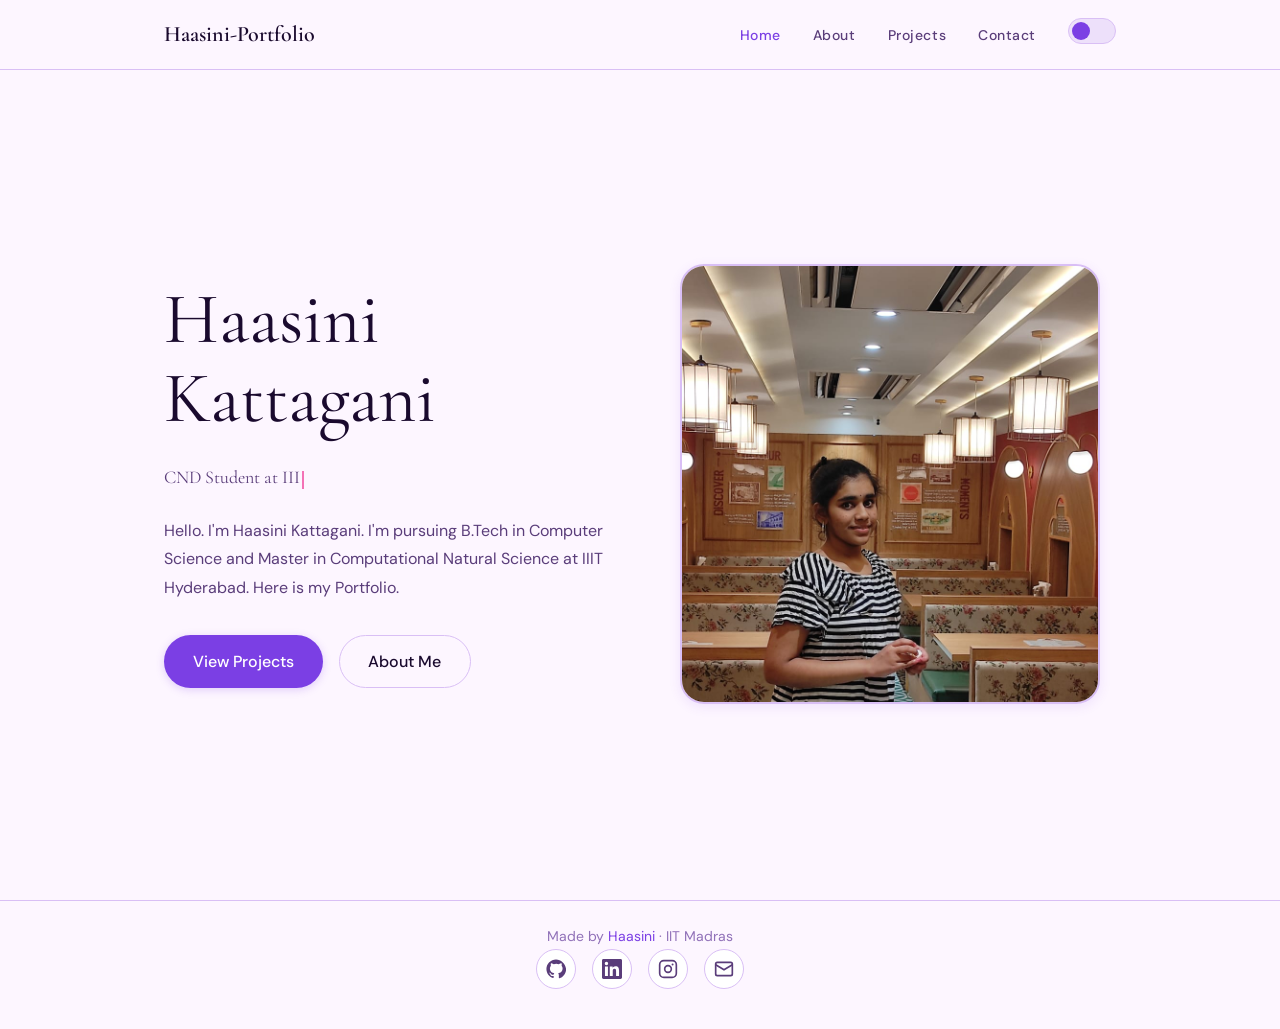
<file: index.html>
<!DOCTYPE html>
<html lang="en" data-theme="light">
<head>
  <meta charset="UTF-8" />
  <meta name="viewport" content="width=device-width, initial-scale=1.0" />
  <meta name="description" content="Personal portfolio of Haasini Kattagani — CND student at IIIT Hyderabad." />
  <title>Haasini Kattagani — Portfolio</title>
  <link rel="stylesheet" href="css/style.css" />
  <style>
    .hero {
      min-height: calc(100vh - 68px);
      align-items: center;
      padding-top: var(--space-16);
      padding-bottom: var(--space-16);
    }

    .hero-name {
      font-size: clamp(2.6rem, 6vw, 4.5rem);
      font-weight: 400;
      color: var(--color-text-primary);
      margin-bottom: var(--space-6);
    }

    .hero-avatar {
      width: 420px;
      height: 440px;
      border-radius: 24px;
      object-fit: cover;
      object-position: top;
      border: 2px solid var(--color-border);
      box-shadow: var(--shadow-md);
    }

    .hero-typed-wrap {
      margin-bottom: var(--space-6);
      font-size: var(--text-lg);
      min-height: 1.8rem;
    }

    .btn {
      padding: 0.75rem 1.8rem;
      font-size: var(--text-base);
    }

    .home-footer-note {
      text-align: center;
      padding: var(--space-6);
      color: var(--color-text-muted);
      font-size: var(--text-sm);
      border-top: 1px solid var(--color-border);
    }

    .home-footer-note a { color: var(--color-accent); }

    [data-theme="dark"] .hero-avatar {
      box-shadow: 0 0 0 3px var(--color-accent-soft), var(--shadow-md);
    }
  </style>
</head>
<body>

  <nav role="navigation" aria-label="Main navigation">
    <div class="nav-inner">
      <a href="index.html" class="nav-logo" aria-label="Home">Haasini-Portfolio</a>
      <ul id="nav-links" class="nav-links" role="list">
        <li><a href="index.html">Home</a></li>
        <li><a href="about.html">About</a></li>
        <li><a href="projects.html">Projects</a></li>
        <li><a href="contact.html">Contact</a></li>
        <li>
          <button class="theme-toggle" id="theme-toggle" aria-label="Toggle dark mode"></button>
        </li>
      </ul>
      <button class="nav-hamburger" id="nav-hamburger" aria-expanded="false" aria-controls="nav-links" aria-label="Open menu">
        <span></span><span></span><span></span>
      </button>
    </div>
  </nav>

  <main>
    <section class="hero" aria-labelledby="hero-name">

      <div class="hero-text">
        <h1 class="hero-name" id="hero-name">Haasini Kattagani</h1>
        <div class="hero-typed-wrap" aria-live="polite">
          <span id="typed-el"></span><span class="typed-cursor" aria-hidden="true"></span>
        </div>
        <p class="hero-desc">
          Hello. I'm Haasini Kattagani. I'm pursuing B.Tech in Computer Science
          and Master in Computational Natural Science at IIIT Hyderabad.
          Here is my Portfolio.
        </p>
        <div class="hero-cta">
          <a href="projects.html" class="btn btn-primary">View Projects</a>
          <a href="about.html" class="btn btn-outline">About Me</a>
        </div>
      </div>

      <div class="hero-image-wrap">
        <img
          src="IMG-20220605-WA0000.jpg"
          alt="Haasini Kattagani"
          class="hero-avatar"
        />
      </div>

    </section>
  </main>

 <footer>
    <p>Made by <a href="about.html">Haasini</a> · IIT Madras </p>
    <ul class="social-links" role="list">
  <li><a href="https://github.com/haasinikattagani" target="_blank" rel="noopener noreferrer" aria-label="GitHub">
    <svg width="20" height="20" viewBox="0 0 24 24" fill="currentColor" aria-hidden="true"><path d="M12 .5C5.7.5.5 5.7.5 12c0 5.1 3.3 9.4 7.9 10.9.6.1.8-.2.8-.6v-2c-3.2.7-3.9-1.5-3.9-1.5-.5-1.3-1.3-1.7-1.3-1.7-1.1-.7.1-.7.1-.7 1.2.1 1.8 1.2 1.8 1.2 1 1.8 2.7 1.3 3.4 1 .1-.8.4-1.3.7-1.6-2.6-.3-5.3-1.3-5.3-5.8 0-1.3.5-2.3 1.2-3.1-.1-.3-.5-1.5.1-3.1 0 0 1-.3 3.3 1.2a11.4 11.4 0 016 0c2.3-1.5 3.3-1.2 3.3-1.2.6 1.6.2 2.8.1 3.1.8.8 1.2 1.8 1.2 3.1 0 4.5-2.7 5.5-5.3 5.8.4.4.8 1.1.8 2.2v3.3c0 .4.2.7.8.6 4.6-1.5 7.9-5.8 7.9-10.9C23.5 5.7 18.3.5 12 .5z"/></svg>
  </a></li>
  <li><a href="https://www.linkedin.com/in/haasini-kattagani/" target="_blank" rel="noopener noreferrer" aria-label="LinkedIn">
    <svg width="20" height="20" viewBox="0 0 24 24" fill="currentColor" aria-hidden="true"><path d="M20.45 20.45h-3.56v-5.57c0-1.33-.03-3.04-1.85-3.04-1.85 0-2.14 1.45-2.14 2.94v5.67H9.35V9h3.41v1.56h.05c.48-.9 1.64-1.85 3.37-1.85 3.6 0 4.27 2.37 4.27 5.46v6.28zM5.34 7.43a2.06 2.06 0 110-4.13 2.06 2.06 0 010 4.13zM7.12 20.45H3.55V9h3.57v11.45zM22.22 0H1.77C.79 0 0 .77 0 1.72v20.56C0 23.23.79 24 1.77 24h20.45c.98 0 1.78-.77 1.78-1.72V1.72C24 .77 23.2 0 22.22 0z"/></svg>
  </a></li>
  <li><a href="https://www.instagram.com/k.haasini_13/" target="_blank" rel="noopener noreferrer" aria-label="Instagram">
    <svg width="20" height="20" viewBox="0 0 24 24" fill="none" stroke="currentColor" stroke-width="2" aria-hidden="true"><rect x="2" y="2" width="20" height="20" rx="5"/><circle cx="12" cy="12" r="4"/><circle cx="17.5" cy="6.5" r="1.2" fill="currentColor" stroke="none"/></svg>
  </a></li>
  <li><a href="lalithahaasini@gmail.com" aria-label="Email">
    <svg width="20" height="20" viewBox="0 0 24 24" fill="none" stroke="currentColor" stroke-width="2" aria-hidden="true"><rect x="2" y="4" width="20" height="16" rx="2"/><path d="M2 7l10 6 10-6"/></svg>
  </a></li>
</ul>
  </footer>

  <script src="js/nav.js"></script>
  <script src="js/typed.js"></script>
  <script src="js/about.js"></script>
  <script>
    initTheme();
    initNav();
    initScrollReveal();

    const typedEl = document.getElementById('typed-el');
    if (typedEl) {
      const typer = new TypedText(typedEl, {
        strings: ['CND Student at IIIT-H', 'UG1' , 'welcome to my personal website'],
        typingSpeed: 75,
        eraseSpeed: 45,
        pauseDuration: 2000
      });
      typer.start();
    }
  </script>
</body>
</html>
</file>
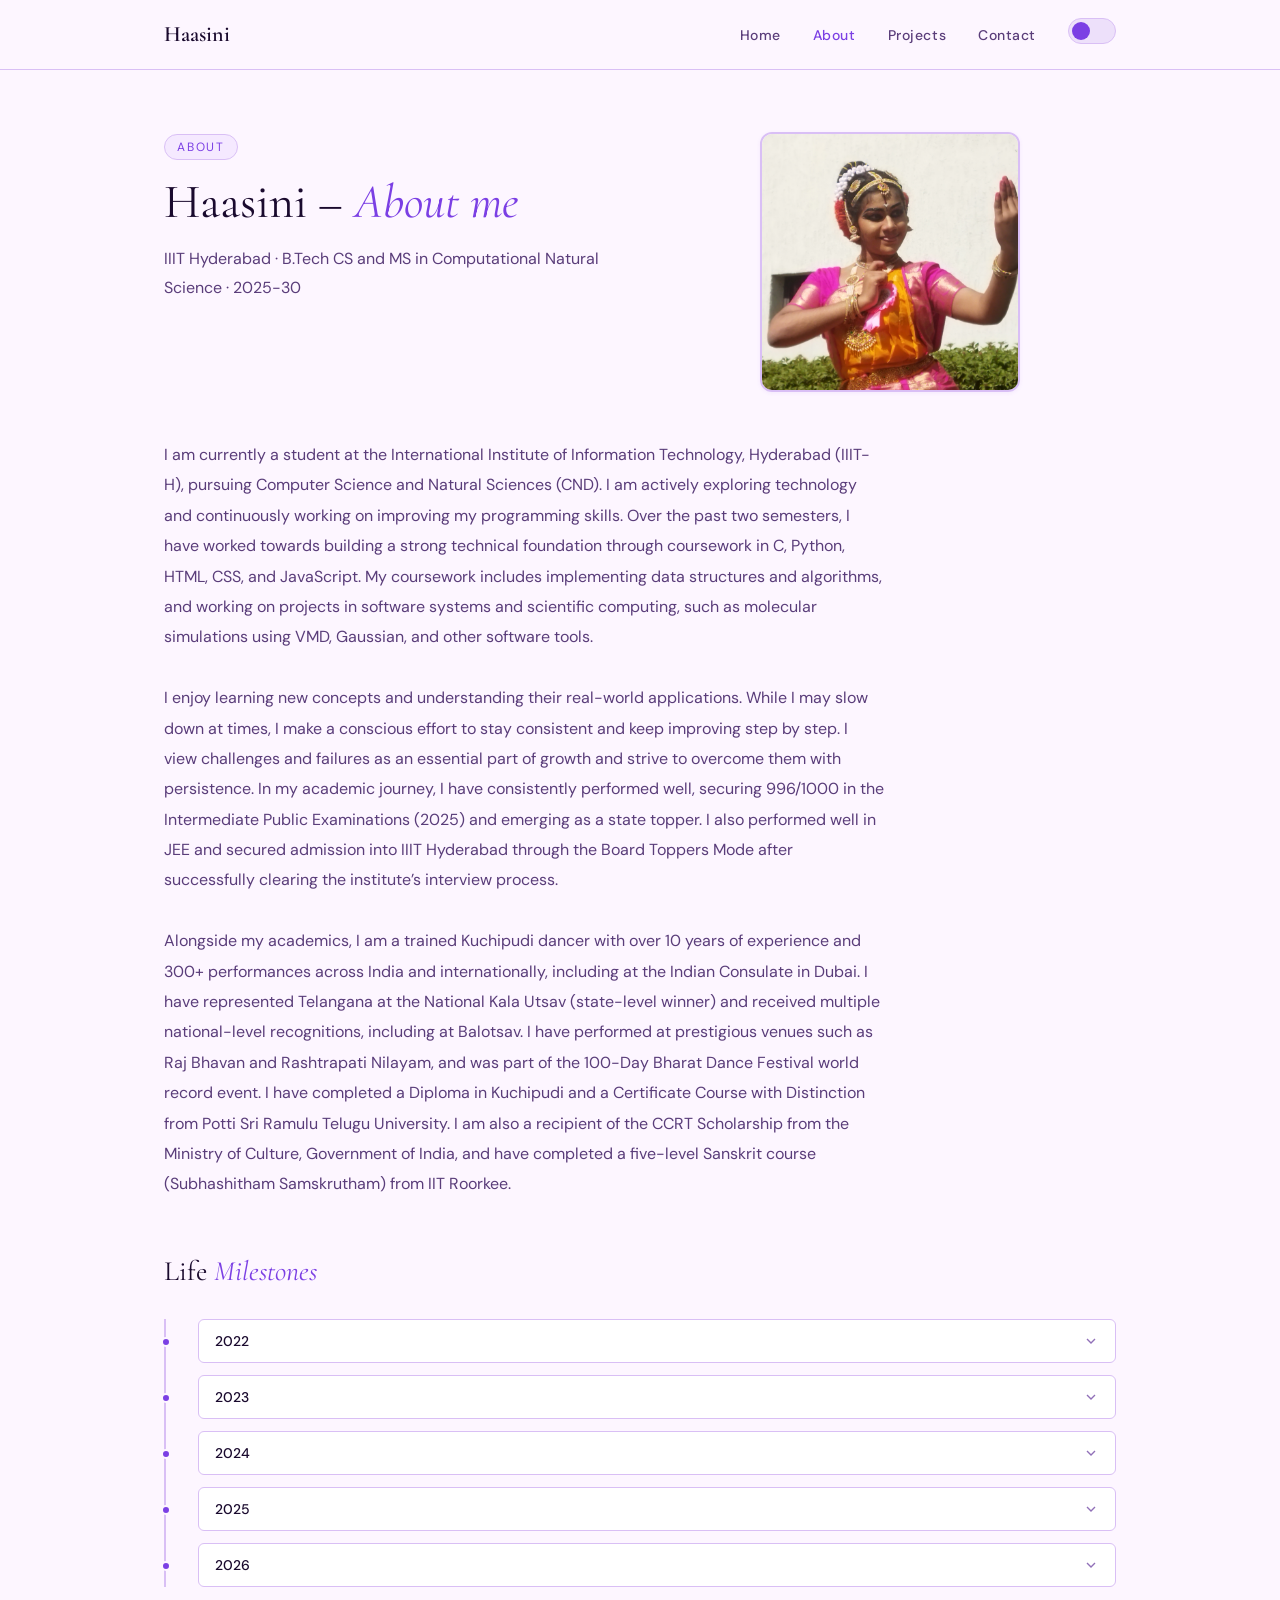
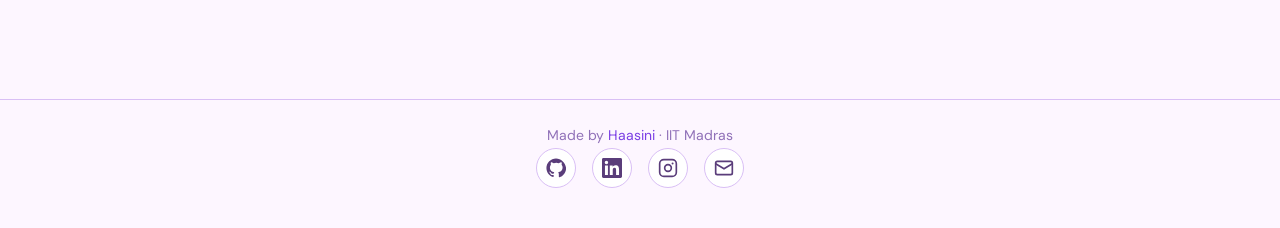
<file: about.html>
<!DOCTYPE html>
<html lang="en" data-theme="light">
<head>
  <meta charset="UTF-8" />
  <meta name="viewport" content="width=device-width, initial-scale=1.0" />
  <meta name="description" content="About Haasini — CS student, background, and life journey." />
  <title>About — Haasini</title>
  <link rel="stylesheet" href="css/style.css" />
</head>
<body>

  <nav role="navigation" aria-label="Main navigation">
    <div class="nav-inner">
      <a href="index.html" class="nav-logo" aria-label="Home">Haasini</a>
      <ul id="nav-links" class="nav-links" role="list">
        <li><a href="index.html">Home</a></li>
        <li><a href="about.html">About</a></li>
        <li><a href="projects.html">Projects</a></li>
        <li><a href="contact.html">Contact</a></li>
        <li>
          <button class="theme-toggle" id="theme-toggle" aria-label="Toggle dark mode"></button>
        </li>
      </ul>
      <button class="nav-hamburger" id="nav-hamburger" aria-expanded="false" aria-controls="nav-links" aria-label="Open menu">
        <span></span><span></span><span></span>
      </button>
    </div>
  </nav>

  <main>

    <section class="page-hero" aria-labelledby="about-title">
      <div class="page-hero-text">
        <span class="page-tag">About</span>
        <h1 class="page-title" id="about-title">Haasini – <em>About me</em></h1>
        <p style="color: var(--color-text-secondary); font-size: var(--text-base); line-height: 1.8;">
          IIIT Hyderabad · B.Tech CS and MS in Computational Natural Science · 2025-30
        </p>
      </div>
      <div class="about-pfp-wrap">
        <img src="IMG_20221206_122355.jpg" alt="Haasini performing Kuchipudi" class="about-pfp" />
      </div>
    </section>

    <div class="about-body">


      <article class="about-statement reveal" aria-label="Personal statement">
        <p>
          I am currently a student at the International Institute of 
          Information Technology, Hyderabad (IIIT-H), pursuing Computer
           Science and Natural Sciences (CND). I am actively exploring technology and 
           continuously working on improving my programming skills. Over the past two 
           semesters, I have worked towards building a strong technical foundation through
            coursework in C, Python, HTML, CSS, and JavaScript. My coursework includes
             implementing data structures and algorithms, and working on projects in software 
             systems and scientific computing, such as molecular simulations
              using VMD, Gaussian, and other software tools.
        </p>
        <br>
        <p>
I enjoy learning new concepts and understanding
 their real-world applications. While I may slow down at times, I make a conscious 
 effort to stay consistent and keep improving step by step. I view challenges and 
 failures as an essential part of growth and strive to overcome them with persistence.

In my academic journey, I have consistently performed well, securing 996/1000 in
 the Intermediate Public Examinations (2025) and emerging as a state topper. I also
  performed well in JEE and secured admission into IIIT Hyderabad through the Board 
  Toppers Mode after successfully clearing the institute’s interview process.
        </p>
        <br>
        <p>
          Alongside my academics, I am a trained Kuchipudi dancer with over 10 years
           of experience and 300+ performances across India and internationally, including
            at the Indian Consulate in Dubai. I have represented Telangana at the National
             Kala Utsav (state-level winner) and received multiple national-level recognitions,
              including at Balotsav. I have performed at prestigious venues such as Raj Bhavan
               and Rashtrapati Nilayam, and was part of the 100-Day Bharat Dance Festival world 
               record event. I have completed a Diploma in Kuchipudi and a Certificate Course 
               with Distinction from Potti Sri Ramulu Telugu University. I am also a recipient
                of the CCRT Scholarship from the Ministry of Culture, Government of India, and 
                have completed a five-level Sanskrit course (Subhashitham Samskrutham) from IIT Roorkee.
        </p>
      </article>

    
      <section class="timeline-section reveal" aria-labelledby="timeline-title">
        <h2 id="timeline-title">Life <em style="font-style:italic; color:var(--color-accent)">Milestones</em></h2>
        


        <ul class="timeline-list" role="list">

          <li class="timeline-item" aria-expanded="false">
            <button data-timeline="1" aria-controls="tl-body-1">
              
              <span>2022</span>
              <svg class="timeline-chevron" width="16" height="16" viewBox="0 0 24 24" fill="none" stroke="currentColor" stroke-width="2" aria-hidden="true"><path d="M6 9l6 6 6-6"/></svg>
            </button>
            <div class="timeline-body" id="tl-body-1" role="region" aria-label="Born in Hyderabad details">
              <div class="timeline-body-inner">
              Selected for CCRT scholorship from Ministry of Culture,GOI.
              Also, Honoured by Cabinet Minister Kishan Reddy for winning state first prize in Essay writing competition.
              </div>
            </div>
          </li>

          <li class="timeline-item" aria-expanded="false">
            <button data-timeline="2" aria-controls="tl-body-2">

              <span>2023</span>
              <svg class="timeline-chevron" width="16" height="16" viewBox="0 0 24 24" fill="none" stroke="currentColor" stroke-width="2" aria-hidden="true"><path d="M6 9l6 6 6-6"/></svg>
            </button>
            <div class="timeline-body" id="tl-body-2" role="region" aria-label="First line of code details">
              <div class="timeline-body-inner">
Performed at Indian Consulate oF Dubai.
                Completed my 10th grade with 10 CGPA.And also finished Certificate course in Kuchipudi with Distinction
              </div>
            </div>
          </li>

          <li class="timeline-item" aria-expanded="false">
            <button data-timeline="3" aria-controls="tl-body-3">

              <span>2024</span>
              <svg class="timeline-chevron" width="16" height="16" viewBox="0 0 24 24" fill="none" stroke="currentColor" stroke-width="2" aria-hidden="true"><path d="M6 9l6 6 6-6"/></svg>
            </button>
            <div class="timeline-body" id="tl-body-3" role="region" aria-label="Olympiad details">
              <div class="timeline-body-inner">
                Started preperation for competitive examinations like JEE during my Intermediate first year.
                Performed in various states including Kerala,New Delhi,Andhra Pradesh,
                 Maharastra in prestigious events like National Level Kalautsav-2024, Thrissur Dance festival etc.           </div>
            </div>
          </li>

          <li class="timeline-item" aria-expanded="false">
            <button data-timeline="4" aria-controls="tl-body-4">
              <span>2025</span>
              <svg class="timeline-chevron" width="16" height="16" viewBox="0 0 24 24" fill="none" stroke="currentColor" stroke-width="2" aria-hidden="true"><path d="M6 9l6 6 6-6"/></svg>
            </button>
            <div class="timeline-body" id="tl-body-4" role="region" aria-label="IIIT Hyderabad details">
              <div class="timeline-body-inner">
Achieved state topper distinction in Intermediate Public Examinations (2025) with a score of 996/1000.
Secured admission into IIIT Hyderabad (CND) through the Board Toppers Mode after successfully clearing the institute’s interview process.
I started my journey in computer science and coding with curiosity and determination.
              </div>
            </div>
          </li>

          <li class="timeline-item" aria-expanded="false">
            <button data-timeline="5" aria-controls="tl-body-5">

              <span>2026</span>
              <svg class="timeline-chevron" width="16" height="16" viewBox="0 0 24 24" fill="none" stroke="currentColor" stroke-width="2" aria-hidden="true"><path d="M6 9l6 6 6-6"/></svg>
            </button>
            <div class="timeline-body" id="tl-body-5" role="region" aria-label="Open source contribution details">
              <div class="timeline-body-inner">
                Although I initially faced challenges in learning programming languages,
                 I gradually overcame them through persistent effort. Over time, I developed
                 \ a genuine interest in coding and began exploring small projects and 
                 practicing data structures and algorithms to strengthen my skills.
              </div>
            </div>
          </li>

        </ul>
      </section>

    </div>
  </main>

  <footer>
    <p>Made by <a href="about.html">Haasini</a> · IIT Madras </p>
    <ul class="social-links" role="list">
  <li><a href="https://github.com/haasinikattagani" target="_blank" rel="noopener noreferrer" aria-label="GitHub">
    <svg width="20" height="20" viewBox="0 0 24 24" fill="currentColor" aria-hidden="true"><path d="M12 .5C5.7.5.5 5.7.5 12c0 5.1 3.3 9.4 7.9 10.9.6.1.8-.2.8-.6v-2c-3.2.7-3.9-1.5-3.9-1.5-.5-1.3-1.3-1.7-1.3-1.7-1.1-.7.1-.7.1-.7 1.2.1 1.8 1.2 1.8 1.2 1 1.8 2.7 1.3 3.4 1 .1-.8.4-1.3.7-1.6-2.6-.3-5.3-1.3-5.3-5.8 0-1.3.5-2.3 1.2-3.1-.1-.3-.5-1.5.1-3.1 0 0 1-.3 3.3 1.2a11.4 11.4 0 016 0c2.3-1.5 3.3-1.2 3.3-1.2.6 1.6.2 2.8.1 3.1.8.8 1.2 1.8 1.2 3.1 0 4.5-2.7 5.5-5.3 5.8.4.4.8 1.1.8 2.2v3.3c0 .4.2.7.8.6 4.6-1.5 7.9-5.8 7.9-10.9C23.5 5.7 18.3.5 12 .5z"/></svg>
  </a></li>
  <li><a href="https://www.linkedin.com/in/haasini-kattagani/" target="_blank" rel="noopener noreferrer" aria-label="LinkedIn">
    <svg width="20" height="20" viewBox="0 0 24 24" fill="currentColor" aria-hidden="true"><path d="M20.45 20.45h-3.56v-5.57c0-1.33-.03-3.04-1.85-3.04-1.85 0-2.14 1.45-2.14 2.94v5.67H9.35V9h3.41v1.56h.05c.48-.9 1.64-1.85 3.37-1.85 3.6 0 4.27 2.37 4.27 5.46v6.28zM5.34 7.43a2.06 2.06 0 110-4.13 2.06 2.06 0 010 4.13zM7.12 20.45H3.55V9h3.57v11.45zM22.22 0H1.77C.79 0 0 .77 0 1.72v20.56C0 23.23.79 24 1.77 24h20.45c.98 0 1.78-.77 1.78-1.72V1.72C24 .77 23.2 0 22.22 0z"/></svg>
  </a></li>
  <li><a href="https://www.instagram.com/k.haasini_13/" target="_blank" rel="noopener noreferrer" aria-label="Instagram">
    <svg width="20" height="20" viewBox="0 0 24 24" fill="none" stroke="currentColor" stroke-width="2" aria-hidden="true"><rect x="2" y="2" width="20" height="20" rx="5"/><circle cx="12" cy="12" r="4"/><circle cx="17.5" cy="6.5" r="1.2" fill="currentColor" stroke="none"/></svg>
  </a></li>
  <li><a href="lalithahaasini@gmail.com" aria-label="Email">
    <svg width="20" height="20" viewBox="0 0 24 24" fill="none" stroke="currentColor" stroke-width="2" aria-hidden="true"><rect x="2" y="4" width="20" height="16" rx="2"/><path d="M2 7l10 6 10-6"/></svg>
  </a></li>
</ul>
  </footer>

  <script src="js/nav.js"></script>
  <script src="js/about.js"></script>
  <script>
    initTheme();
    initNav();
    initTimeline();
    initScrollReveal();
  </script>
</body>
</html>
</file>
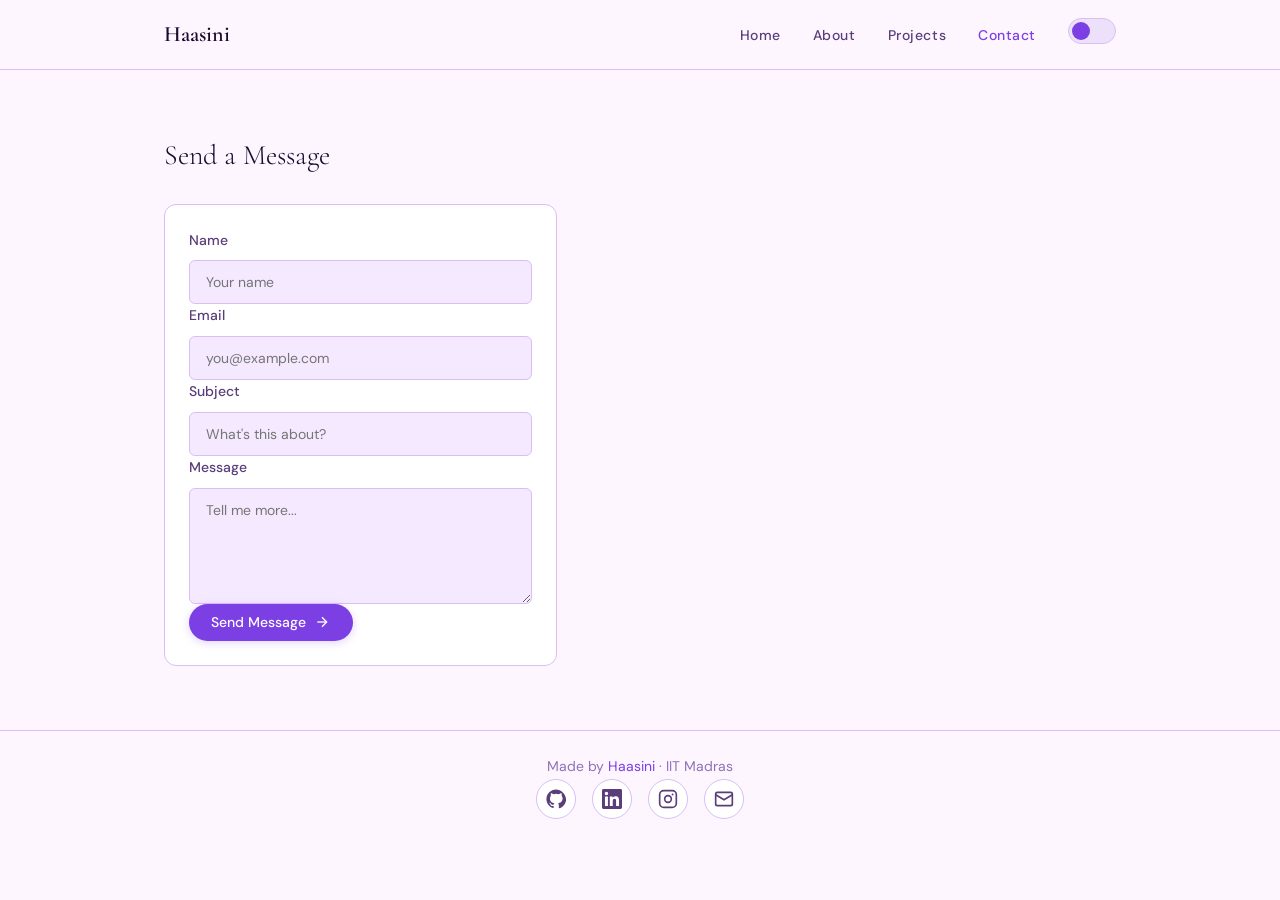
<file: contact.html>
<!DOCTYPE html>
<html lang="en" data-theme="light">
<head>
  <meta charset="UTF-8" />
  <meta name="viewport" content="width=device-width, initial-scale=1.0" />
  <meta name="description" content="Get in touch with Haasini." />
  <title>Contact — Haasini </title>
  <link rel="stylesheet" href="css/style.css" />
</head>
<body>

  
  <nav role="navigation" aria-label="Main navigation">
    <div class="nav-inner">
      <a href="index.html" class="nav-logo" aria-label="Home">Haasini</a>
      <ul id="nav-links" class="nav-links" role="list">
        <li><a href="index.html">Home</a></li>
        <li><a href="about.html">About</a></li>
        <li><a href="projects.html">Projects</a></li>
        <li><a href="contact.html">Contact</a></li>
        <li>
          <button class="theme-toggle" id="theme-toggle" aria-label="Toggle dark mode"></button>
        </li>
      </ul>
      <button class="nav-hamburger" id="nav-hamburger" aria-expanded="false" aria-controls="nav-links" aria-label="Open menu">
        <span></span><span></span><span></span>
      </button>
    </div>
  </nav>

  <main>
    <div class="contact-wrap">

      


      <div class="contact-form-wrap" aria-labelledby="form-title">
        <h2 id="form-title" style="font-family:var(--font-display); font-size:var(--text-2xl); font-weight:300; color:var(--color-text-primary); margin-bottom:var(--space-6)">Send a Message</h2>

        <div class="contact-form" role="form" aria-label="Contact form">


          <form id="contact-form" novalidate aria-describedby="form-title">

            <div class="form-group">
              <label for="f-name">Name</label>
              <input type="text" id="f-name" name="name" autocomplete="name" placeholder="Your name" required aria-required="true" aria-describedby="e-name" />
              <span class="form-error" id="e-name" role="alert">Please enter at least 2 characters.</span>
            </div>

            <div class="form-group">
              <label for="f-email">Email</label>
              <input type="email" id="f-email" name="email" autocomplete="email" placeholder="you@example.com" required aria-required="true" aria-describedby="e-email" />
              <span class="form-error" id="e-email" role="alert">Please enter a valid email address.</span>
            </div>

            <div class="form-group">
              <label for="f-subject">Subject</label>
              <input type="text" id="f-subject" name="subject" placeholder="What's this about?" required aria-required="true" aria-describedby="e-subject" />
              <span class="form-error" id="e-subject" role="alert">Please enter at least 3 characters.</span>
            </div>

            <div class="form-group">
              <label for="f-message">Message</label>
              <textarea id="f-message" name="message" rows="5" placeholder="Tell me more..." required aria-required="true" aria-describedby="e-message"></textarea>
              <span class="form-error" id="e-message" role="alert">Please enter at least 10 characters.</span>
            </div>

            <button type="submit" class="btn btn-primary" style="align-self:flex-start">
              Send Message
              <svg width="16" height="16" viewBox="0 0 24 24" fill="none" stroke="currentColor" stroke-width="2" aria-hidden="true"><line x1="5" y1="12" x2="19" y2="12"/><polyline points="12 5 19 12 12 19"/></svg>
            </button>
          </form>

          <div class="form-success" id="form-success">
            <svg width="40" height="40" viewBox="0 0 24 24" fill="none" stroke="currentColor" stroke-width="2" aria-hidden="true"><path d="M20 6L9 17l-5-5"/></svg>
            <h3>Message sent!</h3>
            <p>Thanks for reaching out — I'll get back to you soon.</p>
          </div>
        </div>
      </div>

    </div>
  </main>

 <footer>
    <p>Made by <a href="about.html">Haasini</a> · IIT Madras </p>
    <ul class="social-links" role="list">
  <li><a href="https://github.com/haasinikattagani" target="_blank" rel="noopener noreferrer" aria-label="GitHub">
    <svg width="20" height="20" viewBox="0 0 24 24" fill="currentColor" aria-hidden="true"><path d="M12 .5C5.7.5.5 5.7.5 12c0 5.1 3.3 9.4 7.9 10.9.6.1.8-.2.8-.6v-2c-3.2.7-3.9-1.5-3.9-1.5-.5-1.3-1.3-1.7-1.3-1.7-1.1-.7.1-.7.1-.7 1.2.1 1.8 1.2 1.8 1.2 1 1.8 2.7 1.3 3.4 1 .1-.8.4-1.3.7-1.6-2.6-.3-5.3-1.3-5.3-5.8 0-1.3.5-2.3 1.2-3.1-.1-.3-.5-1.5.1-3.1 0 0 1-.3 3.3 1.2a11.4 11.4 0 016 0c2.3-1.5 3.3-1.2 3.3-1.2.6 1.6.2 2.8.1 3.1.8.8 1.2 1.8 1.2 3.1 0 4.5-2.7 5.5-5.3 5.8.4.4.8 1.1.8 2.2v3.3c0 .4.2.7.8.6 4.6-1.5 7.9-5.8 7.9-10.9C23.5 5.7 18.3.5 12 .5z"/></svg>
  </a></li>
  <li><a href="https://www.linkedin.com/in/haasini-kattagani/" target="_blank" rel="noopener noreferrer" aria-label="LinkedIn">
    <svg width="20" height="20" viewBox="0 0 24 24" fill="currentColor" aria-hidden="true"><path d="M20.45 20.45h-3.56v-5.57c0-1.33-.03-3.04-1.85-3.04-1.85 0-2.14 1.45-2.14 2.94v5.67H9.35V9h3.41v1.56h.05c.48-.9 1.64-1.85 3.37-1.85 3.6 0 4.27 2.37 4.27 5.46v6.28zM5.34 7.43a2.06 2.06 0 110-4.13 2.06 2.06 0 010 4.13zM7.12 20.45H3.55V9h3.57v11.45zM22.22 0H1.77C.79 0 0 .77 0 1.72v20.56C0 23.23.79 24 1.77 24h20.45c.98 0 1.78-.77 1.78-1.72V1.72C24 .77 23.2 0 22.22 0z"/></svg>
  </a></li>
  <li><a href="https://www.instagram.com/k.haasini_13/" target="_blank" rel="noopener noreferrer" aria-label="Instagram">
    <svg width="20" height="20" viewBox="0 0 24 24" fill="none" stroke="currentColor" stroke-width="2" aria-hidden="true"><rect x="2" y="2" width="20" height="20" rx="5"/><circle cx="12" cy="12" r="4"/><circle cx="17.5" cy="6.5" r="1.2" fill="currentColor" stroke="none"/></svg>
  </a></li>
  <li><a href="lalithahaasini@gmail.com" aria-label="Email">
    <svg width="20" height="20" viewBox="0 0 24 24" fill="none" stroke="currentColor" stroke-width="2" aria-hidden="true"><rect x="2" y="4" width="20" height="16" rx="2"/><path d="M2 7l10 6 10-6"/></svg>
  </a></li>
</ul>
  </footer>

  <script src="js/nav.js"></script>
  <script src="js/contact.js"></script>
  <script>
    initTheme();
    initNav();
    initContact();
  </script>
</body>
</html>
</file>
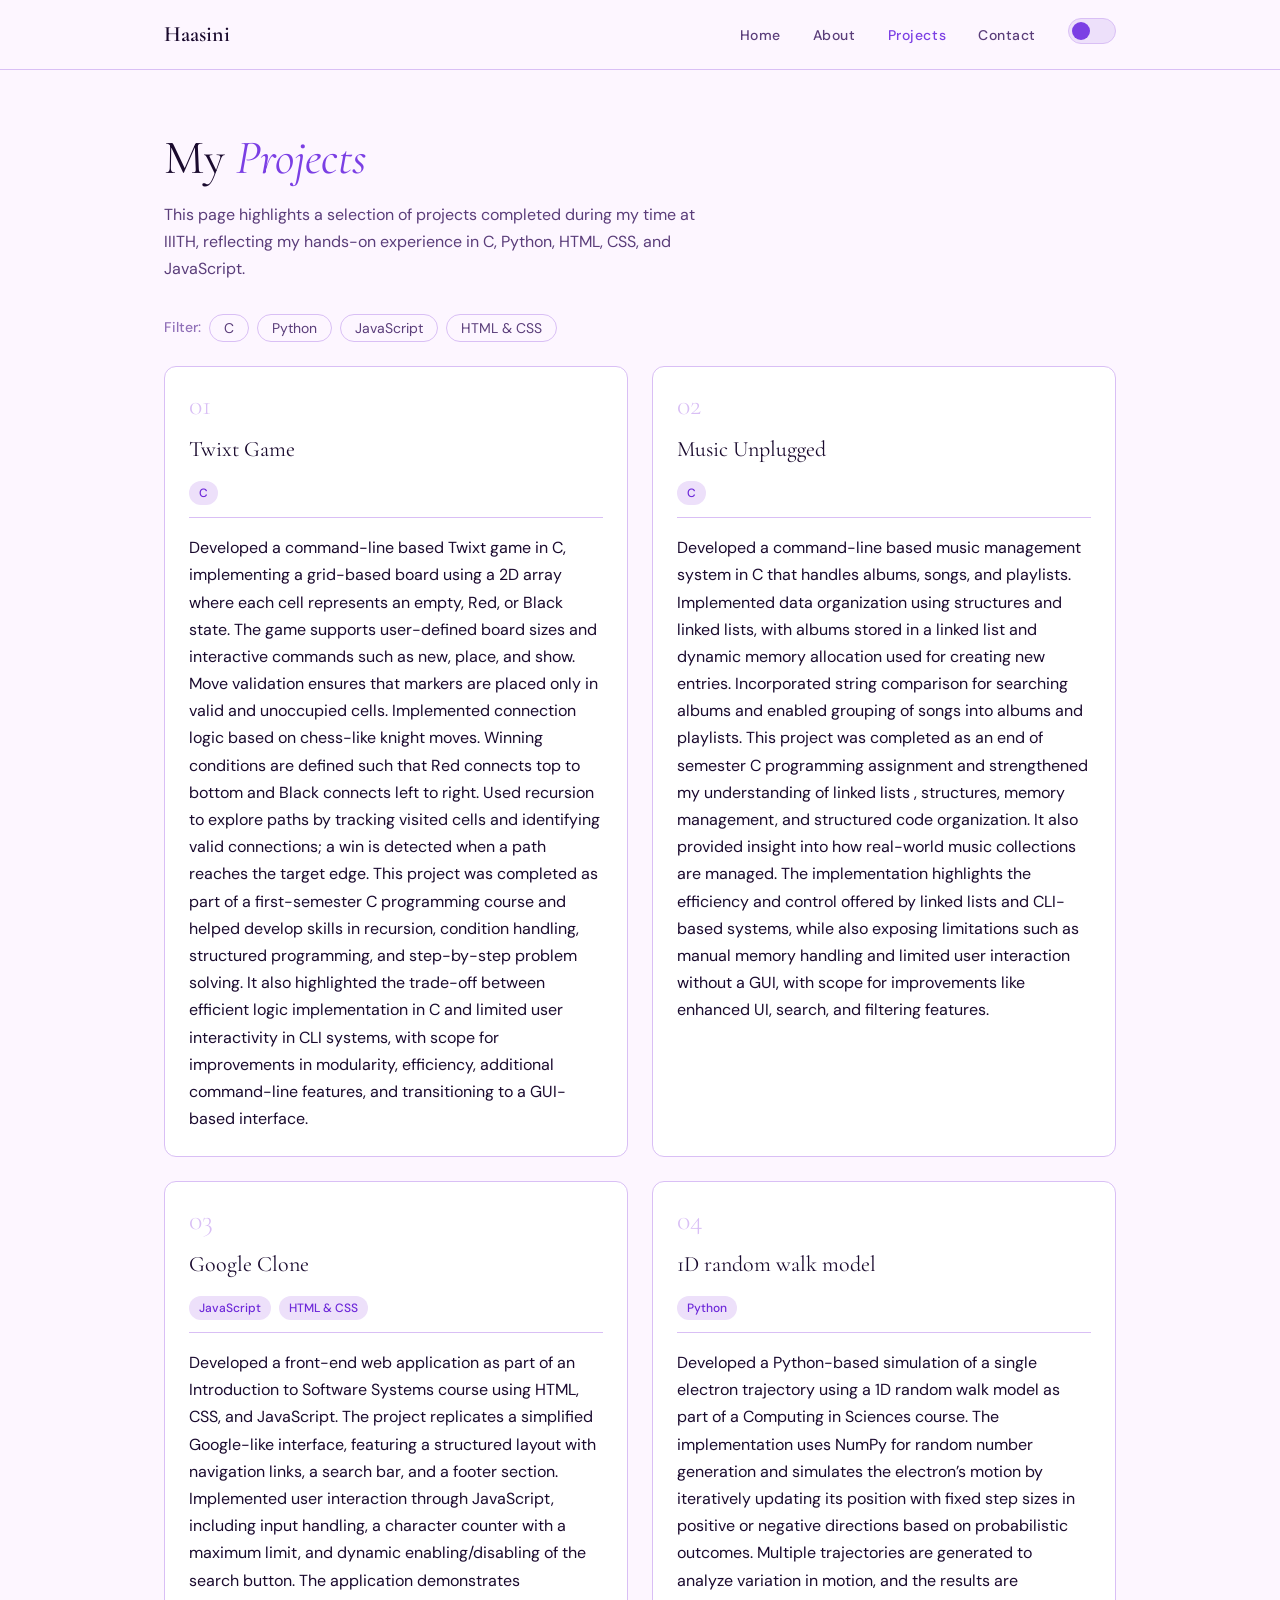
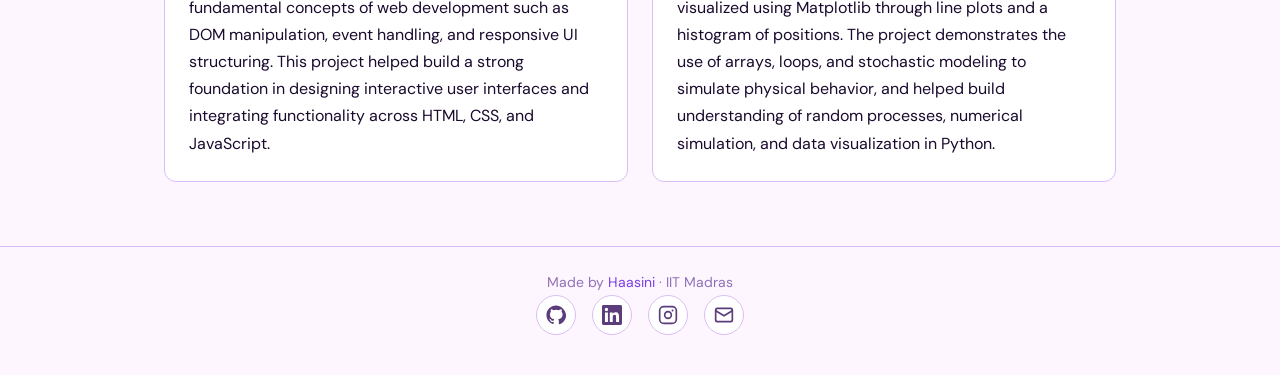
<file: projects.html>
<!DOCTYPE html>
<html lang="en" data-theme="light">
<head>
  <meta charset="UTF-8" />
  <meta name="viewport" content="width=device-width, initial-scale=1.0" />
  <meta name="description" content="Projects by Haasini" />
  <title>Projects — Haasini</title>
  <link rel="stylesheet" href="css/style.css" />
</head>
<body>

  
  <nav role="navigation" aria-label="Main navigation">
    <div class="nav-inner">
      <a href="index.html" class="nav-logo" aria-label="Home">Haasini</a>
      <ul id="nav-links" class="nav-links" role="list">
        <li><a href="index.html">Home</a></li>
        <li><a href="about.html">About</a></li>
        <li><a href="projects.html">Projects</a></li>
        <li><a href="contact.html">Contact</a></li>
        <li>
          <button class="theme-toggle" id="theme-toggle" aria-label="Toggle dark mode"></button>
        </li>
      </ul>
      <button class="nav-hamburger" id="nav-hamburger" aria-expanded="false" aria-controls="nav-links" aria-label="Open menu">
        <span></span><span></span><span></span>
      </button>
    </div>
  </nav>

  <main>

    <header class="projects-hero" aria-labelledby="projects-title">
     
      <h1 class="page-title" id="projects-title">My <em>Projects</em></h1>
      <p style="color:var(--color-text-secondary); max-width:560px; margin-top:var(--space-4)">
This page highlights a selection of projects completed during my time at IIITH, reflecting 
my hands-on experience in C, Python, HTML, CSS, and JavaScript.
      </p>
    </header>

   <div class="filter-bar" role="group" aria-label="Filter projects by technology">
      <span class="filter-label" id="filter-label">Filter:</span>
      <button class="filter-btn" data-tag="C" aria-pressed="false">C</button>
      <button class="filter-btn" data-tag="Python" aria-pressed="false">Python</button>
      <button class="filter-btn" data-tag="JavaScript" aria-pressed="false">JavaScript</button>
      <button class="filter-btn" data-tag="HTML & CSS" aria-pressed="false">HTML & CSS</button>

      <button class="filter-clear" aria-label="Clear all filters">✕ Clear</button>
    </div>
  
    <section aria-label="Project cards" aria-live="polite">
      <div class="projects-grid">

        <article class="project-card reveal" data-tags="C">
          <div class="project-number" aria-hidden="true">01</div>
          <h2 class="project-title">Twixt Game</h2>
          <div class="project-tags">
            <span class="tag">C</span>

          </div>
          <div class="project-meta">
           
              Developed a command-line based Twixt game in C, implementing a grid-based 
              board using a 2D array where each cell represents an empty, Red, or Black state.
               The game supports user-defined board sizes and interactive commands such as new,
                place, and show. Move validation ensures that markers are placed only in valid 
                and unoccupied cells. Implemented connection logic based on chess-like knight 
                moves. Winning conditions are defined such that Red connects top to bottom and 
                Black connects left to right. Used recursion to explore paths by tracking 
                visited cells and identifying valid connections; a win is detected when a 
                path reaches the target edge. This project was completed as part of a 
                first-semester C programming course and helped develop skills in recursion, 
                condition handling, structured programming, and step-by-step problem solving.
                 It also highlighted the trade-off between efficient logic implementation in 
                 C and limited user interactivity in CLI systems, with scope for improvements
                  in modularity, efficiency, additional command-line features, and transitioning
                   to a GUI-based interface.
          
          </div>
        </article>

        <article class="project-card reveal" data-tags="C">
          <div class="project-number" aria-hidden="true">02</div>
          <h2 class="project-title">Music Unplugged</h2>
          <div class="project-tags">
            <span class="tag">C</span>

          </div>
          <div class="project-meta">
            Developed a command-line based music management system in C that handles albums,
             songs, and playlists. Implemented data organization using structures and linked 
             lists, with albums stored in a linked list and dynamic memory allocation used for 
             creating new entries. Incorporated string comparison for searching albums and enabled
              grouping of songs into albums and playlists. This project was completed as an end of 
              semester C programming assignment and strengthened my understanding of linked lists
              , structures, memory management, and structured code organization. It also provided
               insight into how real-world music collections are managed. The implementation highlights
                the efficiency and control offered by linked lists and CLI-based systems, while also
                 exposing limitations such as manual memory handling and limited user interaction 
                 without a GUI, with scope for improvements like enhanced UI, search, and filtering
                  features.

          </div>
        </article>

        <article class="project-card reveal" data-tags="JavaScript, HTML & CSS">
          <div class="project-number" aria-hidden="true">03</div>
          <h2 class="project-title">Google Clone</h2>
          <div class="project-tags">
            <span class="tag">JavaScript</span>
            <span class="tag">HTML & CSS</span>
          </div>
          <div class="project-meta">
            Developed a front-end web application as part of an Introduction
             to Software Systems course using HTML, CSS, and JavaScript. The project 
             replicates a simplified Google-like interface, featuring a structured 
             layout with navigation links, a search bar, and a footer section. 
             Implemented user interaction through JavaScript, including input handling, 
             a character counter with a maximum limit, and dynamic enabling/disabling of
              the search button. The application demonstrates fundamental concepts of web
               development such as DOM manipulation, event handling, and responsive UI
               structuring. This project helped build a strong foundation in designing
                interactive user interfaces and integrating functionality across HTML,
                 CSS, and JavaScript.
          </div>
        </article>

 <article class="project-card reveal" data-tags="Python">
          <div class="project-number" aria-hidden="true">04</div>
          <h2 class="project-title">1D random walk model</h2>
          <div class="project-tags">
            <span class="tag">Python</span>

          </div>
          <div class="project-meta">
            Developed a Python-based simulation of a single electron trajectory 
            using a 1D random walk model as part of a Computing in Sciences course.
             The implementation uses NumPy for random number generation and simulates 
             the electron’s motion by iteratively updating its position with fixed step 
             sizes in positive or negative directions based on probabilistic outcomes.
              Multiple trajectories are generated to analyze variation in motion, and
               the results are visualized using Matplotlib through line plots and a
                histogram of positions. The project demonstrates the use of arrays, loops,
                 and stochastic modeling to simulate physical behavior, and helped build
                  understanding of random processes, numerical simulation, and data 
                  visualization in Python.
          </div>
        </article>
   
      </div>
    </section>

  </main>

  <footer>
    <p>Made by <a href="about.html">Haasini</a> · IIT Madras </p>
    <ul class="social-links" role="list">
  <li><a href="https://github.com/haasinikattagani" target="_blank" rel="noopener noreferrer" aria-label="GitHub">
    <svg width="20" height="20" viewBox="0 0 24 24" fill="currentColor" aria-hidden="true"><path d="M12 .5C5.7.5.5 5.7.5 12c0 5.1 3.3 9.4 7.9 10.9.6.1.8-.2.8-.6v-2c-3.2.7-3.9-1.5-3.9-1.5-.5-1.3-1.3-1.7-1.3-1.7-1.1-.7.1-.7.1-.7 1.2.1 1.8 1.2 1.8 1.2 1 1.8 2.7 1.3 3.4 1 .1-.8.4-1.3.7-1.6-2.6-.3-5.3-1.3-5.3-5.8 0-1.3.5-2.3 1.2-3.1-.1-.3-.5-1.5.1-3.1 0 0 1-.3 3.3 1.2a11.4 11.4 0 016 0c2.3-1.5 3.3-1.2 3.3-1.2.6 1.6.2 2.8.1 3.1.8.8 1.2 1.8 1.2 3.1 0 4.5-2.7 5.5-5.3 5.8.4.4.8 1.1.8 2.2v3.3c0 .4.2.7.8.6 4.6-1.5 7.9-5.8 7.9-10.9C23.5 5.7 18.3.5 12 .5z"/></svg>
  </a></li>
  <li><a href="https://www.linkedin.com/in/haasini-kattagani/" target="_blank" rel="noopener noreferrer" aria-label="LinkedIn">
    <svg width="20" height="20" viewBox="0 0 24 24" fill="currentColor" aria-hidden="true"><path d="M20.45 20.45h-3.56v-5.57c0-1.33-.03-3.04-1.85-3.04-1.85 0-2.14 1.45-2.14 2.94v5.67H9.35V9h3.41v1.56h.05c.48-.9 1.64-1.85 3.37-1.85 3.6 0 4.27 2.37 4.27 5.46v6.28zM5.34 7.43a2.06 2.06 0 110-4.13 2.06 2.06 0 010 4.13zM7.12 20.45H3.55V9h3.57v11.45zM22.22 0H1.77C.79 0 0 .77 0 1.72v20.56C0 23.23.79 24 1.77 24h20.45c.98 0 1.78-.77 1.78-1.72V1.72C24 .77 23.2 0 22.22 0z"/></svg>
  </a></li>
  <li><a href="https://www.instagram.com/k.haasini_13/" target="_blank" rel="noopener noreferrer" aria-label="Instagram">
    <svg width="20" height="20" viewBox="0 0 24 24" fill="none" stroke="currentColor" stroke-width="2" aria-hidden="true"><rect x="2" y="2" width="20" height="20" rx="5"/><circle cx="12" cy="12" r="4"/><circle cx="17.5" cy="6.5" r="1.2" fill="currentColor" stroke="none"/></svg>
  </a></li>
  <li><a href="lalithahaasini@gmail.com" aria-label="Email">
    <svg width="20" height="20" viewBox="0 0 24 24" fill="none" stroke="currentColor" stroke-width="2" aria-hidden="true"><rect x="2" y="4" width="20" height="16" rx="2"/><path d="M2 7l10 6 10-6"/></svg>
  </a></li>
</ul>

  <script src="js/nav.js"></script>
  <script src="js/about.js"></script>
  <script src="js/projects.js"></script>
  <script>
    initTheme();
    initNav();
    initProjectFilter();
    initScrollReveal();
  </script>
</body>
</html>
</file>
<file: css/style.css>
@import url('https://fonts.googleapis.com/css2?family=Cormorant+Garamond:ital,wght@0,400;0,600;1,400&family=DM+Sans:wght@300;400;500&display=swap');

:root {

  --color-bg:             #fdf6ff;
  --color-surface:        #f5e9ff;
  --color-surface-alt:    #ede0fa;
  --color-border:         #d9bff5;
  --color-text-primary:   #1a0a2e;
  --color-text-secondary: #5a3d7a;
  --color-text-muted:     #9070b8;
  --color-accent:         #7b3fe4;
  --color-accent-soft:    #c084fc;
  --color-pink:           #f472b6;
  --color-pink-soft:      #fce7f3;
  --color-link:           #7b3fe4;
  --color-nav-bg:         rgba(253, 246, 255, 0.92);
  --color-card-bg:        #ffffff;
  --color-tag-bg:         #ede0fa;
  --color-tag-text:       #6d28d9;
  --color-success:        #10b981;


  --text-xs:   0.75rem;
  --text-sm:   0.875rem;
  --text-base: 1rem;
  --text-lg:   1.125rem;
  --text-xl:   1.375rem;
  --text-2xl:  1.75rem;
  --text-3xl:  2.25rem;
  --text-4xl:  3rem;
  --text-5xl:  4rem;

  --space-1:  0.25rem;
  --space-2:  0.5rem;
  --space-3:  0.75rem;
  --space-4:  1rem;
  --space-6:  1.5rem;
  --space-8:  2rem;
  --space-10: 2.5rem;
  --space-12: 3rem;
  --space-16: 4rem;
  --space-24: 6rem;

  --radius-sm:   6px;
  --radius-md:   12px;
  --radius-lg:   18px;
  --radius-pill: 999px;
  --shadow-sm:   0 1px 4px rgba(123, 63, 228, 0.07);
  --shadow-md:   0 3px 12px rgba(123, 63, 228, 0.11);
  --transition-theme: background-color 500ms ease, color 500ms ease,
                      border-color 500ms ease, box-shadow 500ms ease;
  --font-display: 'Cormorant Garamond', serif;
  --font-body:    'DM Sans', sans-serif;
}

[data-theme="dark"] {
  --color-bg:             #0e0818;
  --color-surface:        #1a1028;
  --color-surface-alt:    #241535;
  --color-border:         #3d2260;
  --color-text-primary:   #f0e6ff;
  --color-text-secondary: #c4a8e8;
  --color-text-muted:     #8b6baa;
  --color-accent:         #a855f7;
  --color-accent-soft:    #d8b4fe;
  --color-pink:           #f9a8d4;
  --color-pink-soft:      #3d1a2e;
  --color-link:           #c084fc;
  --color-nav-bg:         rgba(14, 8, 24, 0.92);
  --color-card-bg:        #1a1028;
  --color-tag-bg:         #2d1a4a;
  --color-tag-text:       #c084fc;
  --color-success:        #34d399;
}


*, *::before, *::after { box-sizing: border-box; margin: 0; padding: 0; }

html { scroll-behavior: smooth; font-size: 16px; }

body {
  font-family: var(--font-body);
  font-size: var(--text-base);
  line-height: 1.7;
  color: var(--color-text-primary);
  background-color: var(--color-bg);
  transition: var(--transition-theme);
  min-height: 100vh;
}

img { max-width: 100%; height: auto; display: block; }
a { color: var(--color-link); text-decoration: none; }
a:hover { text-decoration: underline; }
ul { list-style: none; }
button { cursor: pointer; font-family: var(--font-body); border: none; background: none; }

:focus-visible {
  outline: 2px solid var(--color-accent);
  outline-offset: 3px;
  border-radius: var(--radius-sm);
}


.container {
  max-width: 1000px;
  margin: 0 auto;
  padding: 0 var(--space-6);
}

nav {
  position: fixed;
  top: 0; left: 0; right: 0;
  z-index: 100;
  background: var(--color-nav-bg);
  backdrop-filter: blur(10px);
  -webkit-backdrop-filter: blur(10px);
  border-bottom: 1px solid var(--color-border);
  transition: var(--transition-theme);
}

.nav-inner {
  display: flex;
  align-items: center;
  justify-content: space-between;
  padding: var(--space-4) var(--space-6);
  max-width: 1000px;
  margin: 0 auto;
}

.nav-logo {
  font-family: var(--font-display);
  font-size: var(--text-xl);
  font-weight: 600;
  color: var(--color-text-primary);
  text-decoration: none;
}

.nav-links {
  display: flex;
  align-items: center;
  gap: var(--space-8);
}

.nav-links a {
  font-size: var(--text-sm);
  font-weight: 500;
  color: var(--color-text-secondary);
  letter-spacing: 0.04em;
  text-decoration: none;
  transition: color 200ms ease;
}

.nav-links a:hover,
.nav-links a.active { color: var(--color-accent); }

.theme-toggle {
  width: 48px;
  height: 26px;
  border-radius: var(--radius-pill);
  background: var(--color-surface-alt);
  border: 1px solid var(--color-border);
  position: relative;
  transition: background 500ms ease, border-color 500ms ease;
}

.theme-toggle::after {
  content: '';
  position: absolute;
  top: 3px; left: 3px;
  width: 18px; height: 18px;
  border-radius: 50%;
  background: var(--color-accent);
  transition: transform 500ms ease;
}

[data-theme="dark"] .theme-toggle::after { transform: translateX(22px); }

.nav-hamburger {
  display: none;
  flex-direction: column;
  gap: 5px;
  padding: var(--space-2);
}

.nav-hamburger span {
  display: block;
  width: 22px; height: 2px;
  background: var(--color-text-primary);
  transition: all 250ms ease;
}


main { padding-top: 68px; }


.hero {
  max-width: 1000px;
  margin: 0 auto;
  padding: var(--space-16) var(--space-6) var(--space-12);
  display: grid;
  grid-template-columns: 1fr 1fr;
  gap: var(--space-12);
  align-items: center;
  animation: fadeIn 0.5s ease both;
}

.hero-greeting {
  font-size: var(--text-sm);
  font-weight: 500;
  letter-spacing: 0.12em;
  text-transform: uppercase;
  color: var(--color-accent);
  margin-bottom: var(--space-3);
}

.hero-name {
  font-family: var(--font-display);
  font-size: clamp(2.5rem, 6vw, var(--text-5xl));
  font-weight: 400;
  line-height: 1.1;
  color: var(--color-text-primary);
  margin-bottom: var(--space-3);
}

.hero-name em { font-style: italic; color: var(--color-accent); }

.hero-typed-wrap {
  font-size: var(--text-lg);
  font-family: var(--font-display);
  color: var(--color-text-secondary);
  min-height: 2rem;
  margin-bottom: var(--space-6);
}

.typed-cursor {
  display: inline-block;
  width: 2px;
  height: 1em;
  background: var(--color-pink);
  margin-left: 2px;
  vertical-align: middle;
  animation: blink 1s step-end infinite;
}

@keyframes blink {
  0%, 100% { opacity: 1; }
  50%       { opacity: 0; }
}

.hero-desc {
  font-size: var(--text-base);
  color: var(--color-text-secondary);
  max-width: 440px;
  line-height: 1.8;
  margin-bottom: var(--space-8);
}

.hero-cta {
  display: flex;
  gap: var(--space-4);
  flex-wrap: wrap;
}

.hero-image-wrap {
  display: flex;
  justify-content: center;
}

.hero-avatar {
  width: 300px; height: 300px;
  border-radius: var(--radius-lg);
  object-fit: cover;
  border: 2px solid var(--color-border);
  box-shadow: var(--shadow-md);
}

.hero-avatar-placeholder {
  width: 300px; height: 300px;
  border-radius: var(--radius-lg);
  background: var(--color-surface);
  border: 2px solid var(--color-border);
  display: flex;
  align-items: center;
  justify-content: center;
  flex-direction: column;
  gap: var(--space-3);
}

.hero-avatar-placeholder svg { opacity: 0.35; color: var(--color-accent); }
.hero-avatar-placeholder span { font-size: var(--text-sm); color: var(--color-text-muted); }


.btn {
  display: inline-flex;
  align-items: center;
  gap: var(--space-2);
  padding: 0.6rem 1.4rem;
  border-radius: var(--radius-pill);
  font-size: var(--text-sm);
  font-weight: 500;
  transition: opacity 180ms ease, box-shadow 180ms ease;
  text-decoration: none;
}

.btn:hover { opacity: 0.82; text-decoration: none; }

.btn-primary {
  background: var(--color-accent);
  color: #fff;
  box-shadow: 0 2px 8px rgba(123, 63, 228, 0.22);
}

.btn-outline {
  border: 1.5px solid var(--color-border);
  color: var(--color-text-primary);
}

.btn-outline:hover {
  border-color: var(--color-accent);
  color: var(--color-accent);
  opacity: 1;
}


.section-label {
  font-size: var(--text-xs);
  letter-spacing: 0.18em;
  text-transform: uppercase;
  color: var(--color-accent);
  font-weight: 500;
  margin-bottom: var(--space-2);
}

.section-title {
  font-family: var(--font-display);
  font-size: var(--text-3xl);
  font-weight: 400;
  color: var(--color-text-primary);
  margin-bottom: var(--space-8);
  line-height: 1.2;
}

.section-title em { font-style: italic; color: var(--color-accent); }


.skills-section {
  background: var(--color-surface);
  padding: var(--space-16) var(--space-6);
  transition: var(--transition-theme);
}

.skills-grid {
  display: grid;
  grid-template-columns: repeat(3, 1fr);
  gap: var(--space-6);
  max-width: 1000px;
  margin: 0 auto;
}

.skill-card {
  background: var(--color-card-bg);
  border: 1px solid var(--color-border);
  border-radius: var(--radius-md);
  padding: var(--space-6);
  transition: box-shadow 200ms ease, var(--transition-theme);
}

.skill-card:hover { box-shadow: var(--shadow-md); }
.skill-icon { font-size: 1.6rem; margin-bottom: var(--space-3); }

.skill-name {
  font-family: var(--font-display);
  font-size: var(--text-xl);
  font-weight: 400;
  color: var(--color-text-primary);
  margin-bottom: var(--space-2);
}

.skill-desc { font-size: var(--text-sm); color: var(--color-text-muted); line-height: 1.6; }


.featured-section {
  padding: var(--space-16) var(--space-6);
  max-width: 1000px;
  margin: 0 auto;
}

.featured-grid {
  display: grid;
  grid-template-columns: 2fr 1fr;
  grid-template-rows: auto auto;
  gap: var(--space-6);
}


.project-card {
  background: var(--color-card-bg);
  border: 1px solid var(--color-border);
  border-radius: var(--radius-md);
  padding: var(--space-6);
  display: flex;
  flex-direction: column;
  gap: var(--space-3);
  transition: box-shadow 200ms ease, var(--transition-theme);
}

.project-card:hover { box-shadow: var(--shadow-md); }
.project-card.hidden { display: none; }

.project-number {
  font-family: var(--font-display);
  font-size: var(--text-2xl);
  font-weight: 300;
  color: var(--color-border);
  line-height: 1;
}

.project-title {
  font-family: var(--font-display);
  font-size: var(--text-xl);
  font-weight: 400;
  color: var(--color-text-primary);
}

.project-desc { font-size: var(--text-sm); color: var(--color-text-secondary); line-height: 1.7; flex: 1; }

.project-tags { display: flex; flex-wrap: wrap; gap: var(--space-2); }

.tag {
  font-size: var(--text-xs);
  font-weight: 500;
  padding: 2px 10px;
  border-radius: var(--radius-pill);
  background: var(--color-tag-bg);
  color: var(--color-tag-text);
  transition: var(--transition-theme);
}

.project-meta {
  display: flex;
  flex-direction: column;
  gap: var(--space-3);
  padding-top: var(--space-4);
  border-top: 1px solid var(--color-border);
}

.project-meta-item { font-size: var(--text-xs); color: var(--color-text-muted); line-height: 1.6; }

.project-meta-item strong {
  color: var(--color-text-secondary);
  display: block;
  margin-bottom: 2px;
  font-size: var(--text-sm);
}


.page-hero {
  padding: var(--space-16) var(--space-6) var(--space-12);
  max-width: 1000px;
  margin: 0 auto;
  display: grid;
  grid-template-columns: 1fr 1fr;
  gap: var(--space-12);
  align-items: start;
  animation: fadeIn 0.5s ease both;
}

.page-tag {
  display: inline-block;
  font-size: var(--text-xs);
  letter-spacing: 0.15em;
  text-transform: uppercase;
  color: var(--color-accent);
  background: var(--color-surface);
  border: 1px solid var(--color-border);
  padding: 2px 12px;
  border-radius: var(--radius-pill);
  margin-bottom: var(--space-4);
}

.page-title {
  font-family: var(--font-display);
  font-size: var(--text-4xl);
  font-weight: 400;
  line-height: 1.1;
  color: var(--color-text-primary);
  margin-bottom: var(--space-4);
}

.page-title em { font-style: italic; color: var(--color-accent); }

.about-pfp-wrap { display: flex; justify-content: center; }

.about-pfp {
  width: 260px; height: 260px;
  border-radius: var(--radius-md);
  object-fit: cover;
  border: 2px solid var(--color-border);
  box-shadow: var(--shadow-sm);
}

.about-pfp-placeholder {
  width: 260px; height: 260px;
  border-radius: var(--radius-md);
  background: var(--color-surface);
  border: 2px solid var(--color-border);
  display: flex;
  align-items: center;
  justify-content: center;
  flex-direction: column;
  gap: var(--space-3);
}

.about-pfp-placeholder svg { opacity: 0.4; color: var(--color-accent); }
.about-pfp-placeholder span { font-size: var(--text-sm); color: var(--color-text-muted); }


.about-body {
  padding: 0 var(--space-6) var(--space-16);
  max-width: 1000px;
  margin: 0 auto;
}

.about-statement {
  font-size: var(--text-base);
  line-height: 1.9;
  color: var(--color-text-secondary);
  max-width: 720px;
  margin-bottom: var(--space-12);
}

.timeline-section { margin-bottom: var(--space-12); }

.timeline-section h2 {
  font-family: var(--font-display);
  font-size: var(--text-2xl);
  font-weight: 400;
  color: var(--color-text-primary);
  margin-bottom: var(--space-6);
}

.timeline-list {
  border-left: 2px solid var(--color-border);
  padding-left: var(--space-8);
}

.timeline-item { position: relative; margin-bottom: var(--space-3); }

.timeline-item::before {
  content: '';
  position: absolute;
  left: calc(-1 * var(--space-8) - 5px);
  top: 18px;
  width: 10px; height: 10px;
  border-radius: 50%;
  background: var(--color-accent);
  border: 2px solid var(--color-bg);
}

.timeline-item button {
  width: 100%;
  text-align: left;
  padding: var(--space-3) var(--space-4);
  background: var(--color-card-bg);
  border: 1px solid var(--color-border);
  border-radius: var(--radius-sm);
  color: var(--color-text-primary);
  font-size: var(--text-sm);
  font-weight: 500;
  display: flex;
  align-items: center;
  gap: var(--space-3);
  transition: border-color 180ms ease;
}

.timeline-item button:hover { border-color: var(--color-accent); }

.timeline-year {
  font-size: var(--text-xs);
  letter-spacing: 0.08em;
  color: var(--color-accent);
  flex-shrink: 0;
  min-width: 36px;
}

.timeline-chevron {
  margin-left: auto;
  transition: transform 300ms ease;
  color: var(--color-text-muted);
  flex-shrink: 0;
}

.timeline-item[aria-expanded="true"] .timeline-chevron { transform: rotate(180deg); }

.timeline-body { max-height: 0; overflow: hidden; transition: max-height 400ms ease; }

.timeline-body-inner {
  padding: var(--space-3) var(--space-4);
  font-size: var(--text-sm);
  color: var(--color-text-secondary);
  line-height: 1.7;
  border: 1px solid var(--color-border);
  border-top: none;
  border-radius: 0 0 var(--radius-sm) var(--radius-sm);
  background: var(--color-surface);
}


.projects-hero {
  padding: var(--space-16) var(--space-6) var(--space-8);
  max-width: 1000px;
  margin: 0 auto;
  animation: fadeIn 0.5s ease both;
}

.filter-bar {
  display: flex;
  flex-wrap: wrap;
  gap: var(--space-2);
  align-items: center;
  padding: 0 var(--space-6);
  max-width: 1000px;
  margin: 0 auto var(--space-6);
}

.filter-label { font-size: var(--text-sm); color: var(--color-text-muted); font-weight: 500; }

.filter-btn {
  padding: 4px 14px;
  border-radius: var(--radius-pill);
  font-size: var(--text-sm);
  border: 1.5px solid var(--color-border);
  color: var(--color-text-secondary);
  background: transparent;
  transition: border-color 180ms ease, color 180ms ease, background 180ms ease;
}

.filter-btn:hover { border-color: var(--color-accent); color: var(--color-accent); }
.filter-btn.active { background: var(--color-accent); border-color: var(--color-accent); color: #fff; }

.filter-clear {
  padding: 4px 14px;
  border-radius: var(--radius-pill);
  font-size: var(--text-sm);
  color: var(--color-pink);
  border: 1.5px solid var(--color-pink);
  background: transparent;
  transition: all 180ms ease;
  display: none;
}

.filter-clear.visible { display: inline-flex; }
.filter-clear:hover { background: var(--color-pink); color: #fff; }

.projects-grid {
  display: grid;
  grid-template-columns: repeat(2, 1fr);
  gap: var(--space-6);
  padding: 0 var(--space-6);
  max-width: 1000px;
  margin: 0 auto var(--space-16);
}


.contact-wrap {
  padding: var(--space-16) var(--space-6);
  max-width: 1000px;
  margin: 0 auto;
  display: grid;
  grid-template-columns: 1fr 1.3fr;
  gap: var(--space-12);
  align-items: start;
  animation: fadeIn 0.5s ease both;
}

.contact-links { display: flex; flex-direction: column; gap: var(--space-3); margin-top: var(--space-6); }

.contact-link {
  display: flex;
  align-items: center;
  gap: var(--space-3);
  padding: var(--space-3) var(--space-4);
  background: var(--color-card-bg);
  border: 1px solid var(--color-border);
  border-radius: var(--radius-sm);
  color: var(--color-text-secondary);
  font-size: var(--text-sm);
  transition: border-color 180ms ease, color 180ms ease;
  text-decoration: none;
}

.contact-link:hover { border-color: var(--color-accent); color: var(--color-accent); text-decoration: none; }

.contact-link-icon {
  width: 32px; height: 32px;
  border-radius: var(--radius-sm);
  background: var(--color-surface);
  display: flex;
  align-items: center;
  justify-content: center;
  flex-shrink: 0;
}

.contact-form-wrap h2 {
  font-family: var(--font-display);
  font-size: var(--text-2xl);
  font-weight: 400;
  color: var(--color-text-primary);
  margin-bottom: var(--space-6);
}

.contact-form {
  background: var(--color-card-bg);
  border: 1px solid var(--color-border);
  border-radius: var(--radius-md);
  padding: var(--space-6);
  display: flex;
  flex-direction: column;
  gap: var(--space-5);
}

.form-group { display: flex; flex-direction: column; gap: var(--space-2); }

.form-group label { font-size: var(--text-sm); font-weight: 500; color: var(--color-text-secondary); }

.form-group input,
.form-group textarea {
  padding: var(--space-3) var(--space-4);
  background: var(--color-surface);
  border: 1.5px solid var(--color-border);
  border-radius: var(--radius-sm);
  color: var(--color-text-primary);
  font-family: var(--font-body);
  font-size: var(--text-sm);
  transition: border-color 180ms ease;
  resize: vertical;
}

.form-group input:focus,
.form-group textarea:focus { outline: none; border-color: var(--color-accent); }

.social-links {
  list-style: none;
  display: flex;
  justify-content: center;
  gap: var(--space-4);
  margin-bottom: var(--space-4);
}

.social-links a {
  display: flex;
  align-items: center;
  justify-content: center;
  width: 40px;
  height: 40px;
  border: 1px solid var(--color-border);
  border-radius: var(--radius-pill);
  background: var(--color-card-bg);
  color: var(--color-text-secondary);
  transition: color 180ms ease, border-color 180ms ease, transform 180ms ease;
}

.social-links a:hover,
.social-links a:focus-visible {
  color: var(--color-accent);
  border-color: var(--color-accent);
  transform: translateY(-2px);
}

.form-group input.error,
.form-group textarea.error { border-color: #ef4444; }

.form-error { font-size: var(--text-xs); color: #ef4444; display: none; }
.form-error.visible { display: block; }

.form-success {
  display: none;
  flex-direction: column;
  align-items: center;
  gap: var(--space-4);
  padding: var(--space-12);
  text-align: center;
}

.form-success.visible { display: flex; }
.form-success svg { color: var(--color-success); }
.form-success h3 { font-family: var(--font-display); font-size: var(--text-2xl); font-weight: 400; }
.form-success p { color: var(--color-text-muted); font-size: var(--text-sm); }


footer {
  border-top: 1px solid var(--color-border);
  padding: var(--space-6);
  text-align: center;
  color: var(--color-text-muted);
  font-size: var(--text-sm);
  transition: var(--transition-theme);
}

footer a { color: var(--color-accent); }


.reveal { opacity: 0; transition: opacity 500ms ease; }
.reveal.visible { opacity: 1; }

@keyframes fadeIn {
  from { opacity: 0; }
  to   { opacity: 1; }
}


@media (prefers-reduced-motion: reduce) {
  *, *::before, *::after {
    animation-duration: 0.01ms !important;
    animation-iteration-count: 1 !important;
    transition-duration: 0.01ms !important;
  }
  .reveal { opacity: 1; }
}


@media (max-width: 768px) {
  .nav-links {
    display: none;
    position: fixed;
    top: 64px; left: 0; right: 0;
    background: var(--color-nav-bg);
    backdrop-filter: blur(10px);
    flex-direction: column;
    gap: 0;
    border-bottom: 1px solid var(--color-border);
    padding: var(--space-3) 0;
  }
  .nav-links.open { display: flex; }
  .nav-links a { padding: var(--space-3) var(--space-6); width: 100%; }
  .nav-hamburger { display: flex; }

  .hero {
    grid-template-columns: 1fr;
    padding: var(--space-10) var(--space-6) var(--space-8);
    gap: var(--space-8);
    text-align: center;
  }
  .hero-cta { justify-content: center; }
  .hero-desc { margin: 0 auto var(--space-6); }
  .hero-avatar, .hero-avatar-placeholder { width: 200px; height: 200px; }

  .skills-grid        { grid-template-columns: 1fr; }
  .featured-grid      { grid-template-columns: 1fr; }
  .projects-grid      { grid-template-columns: 1fr; }
  .page-hero          { grid-template-columns: 1fr; }
  .contact-wrap       { grid-template-columns: 1fr; }

  .section-title { font-size: var(--text-2xl); }
  .page-title    { font-size: var(--text-3xl); }
}


@media (min-width: 1024px) {
  .featured-grid .project-card:first-child {
    grid-column: 1;
    grid-row: 1 / 3;
  }
  .featured-grid .project-card:nth-child(2) {
    grid-column: 2;
    grid-row: 1;
  }
  .featured-grid .project-card:nth-child(3) {
    grid-column: 2;
    grid-row: 2;
  }
}
</file>
